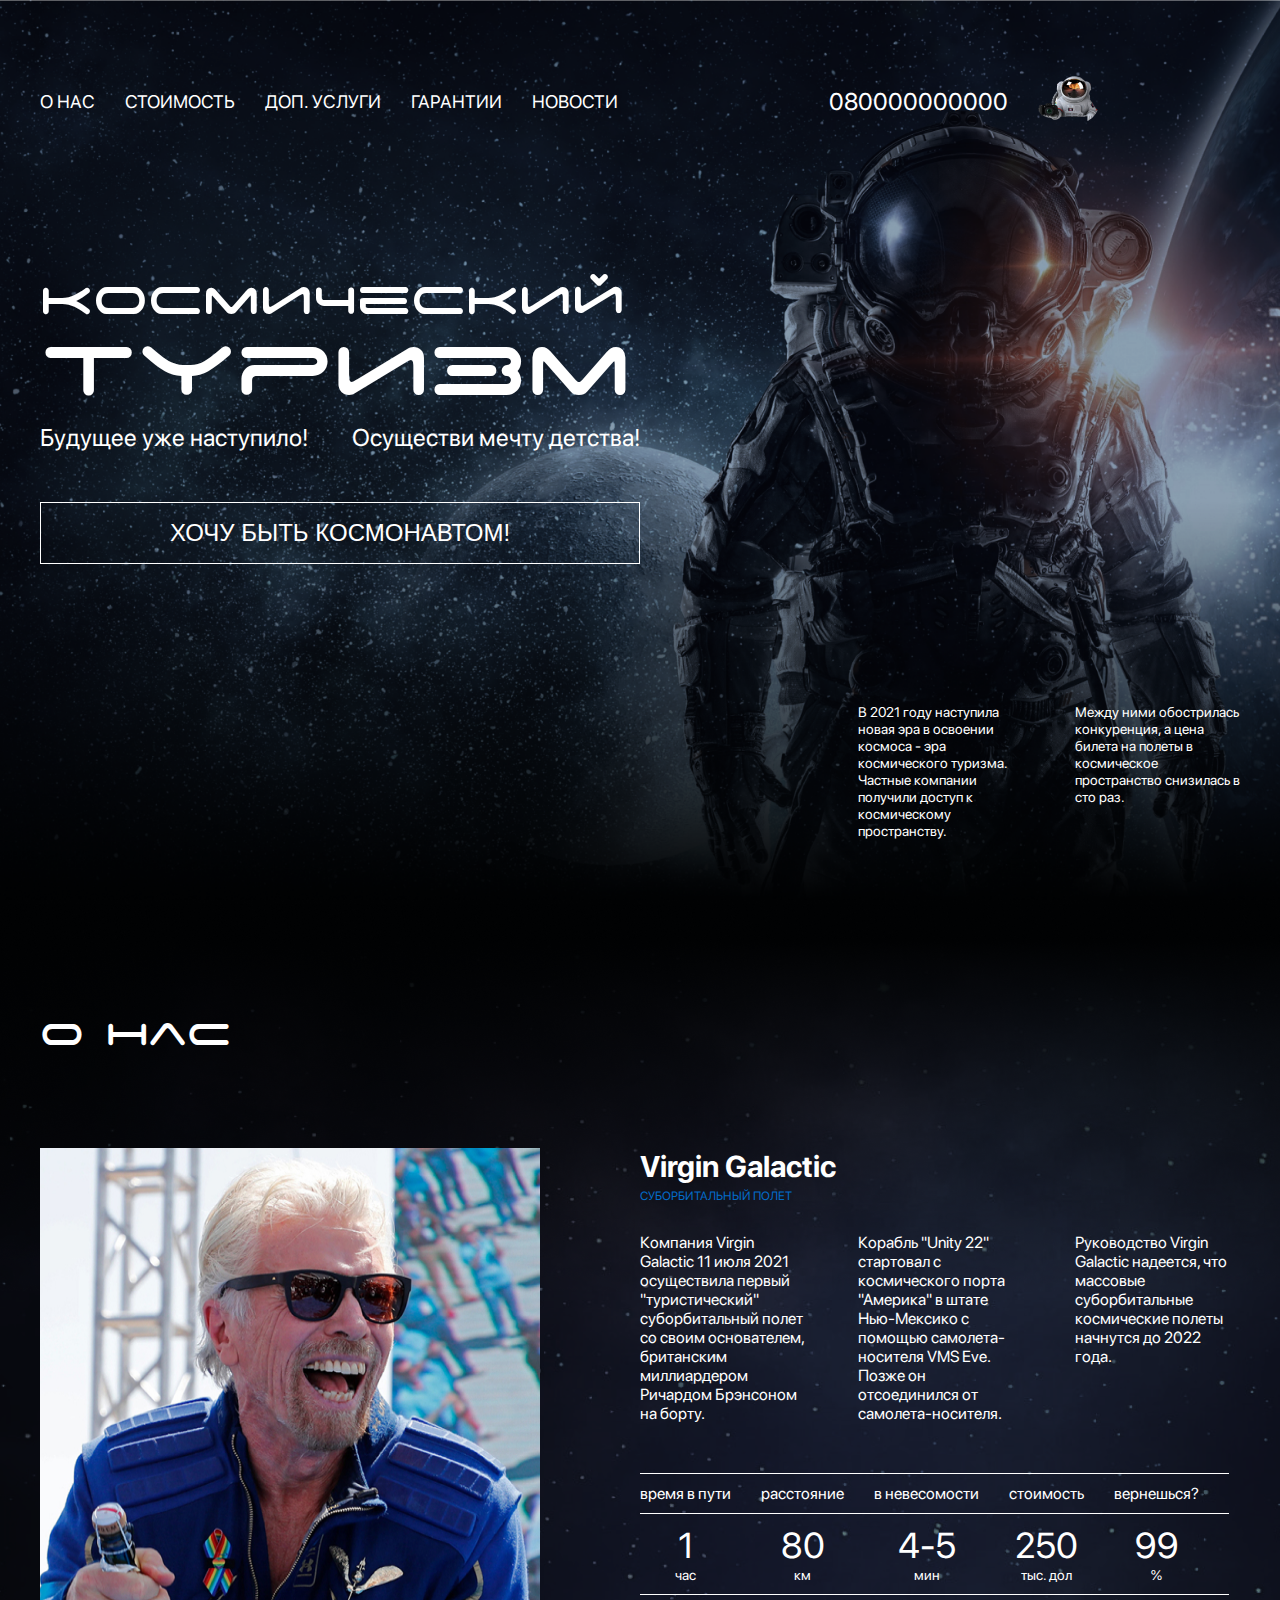
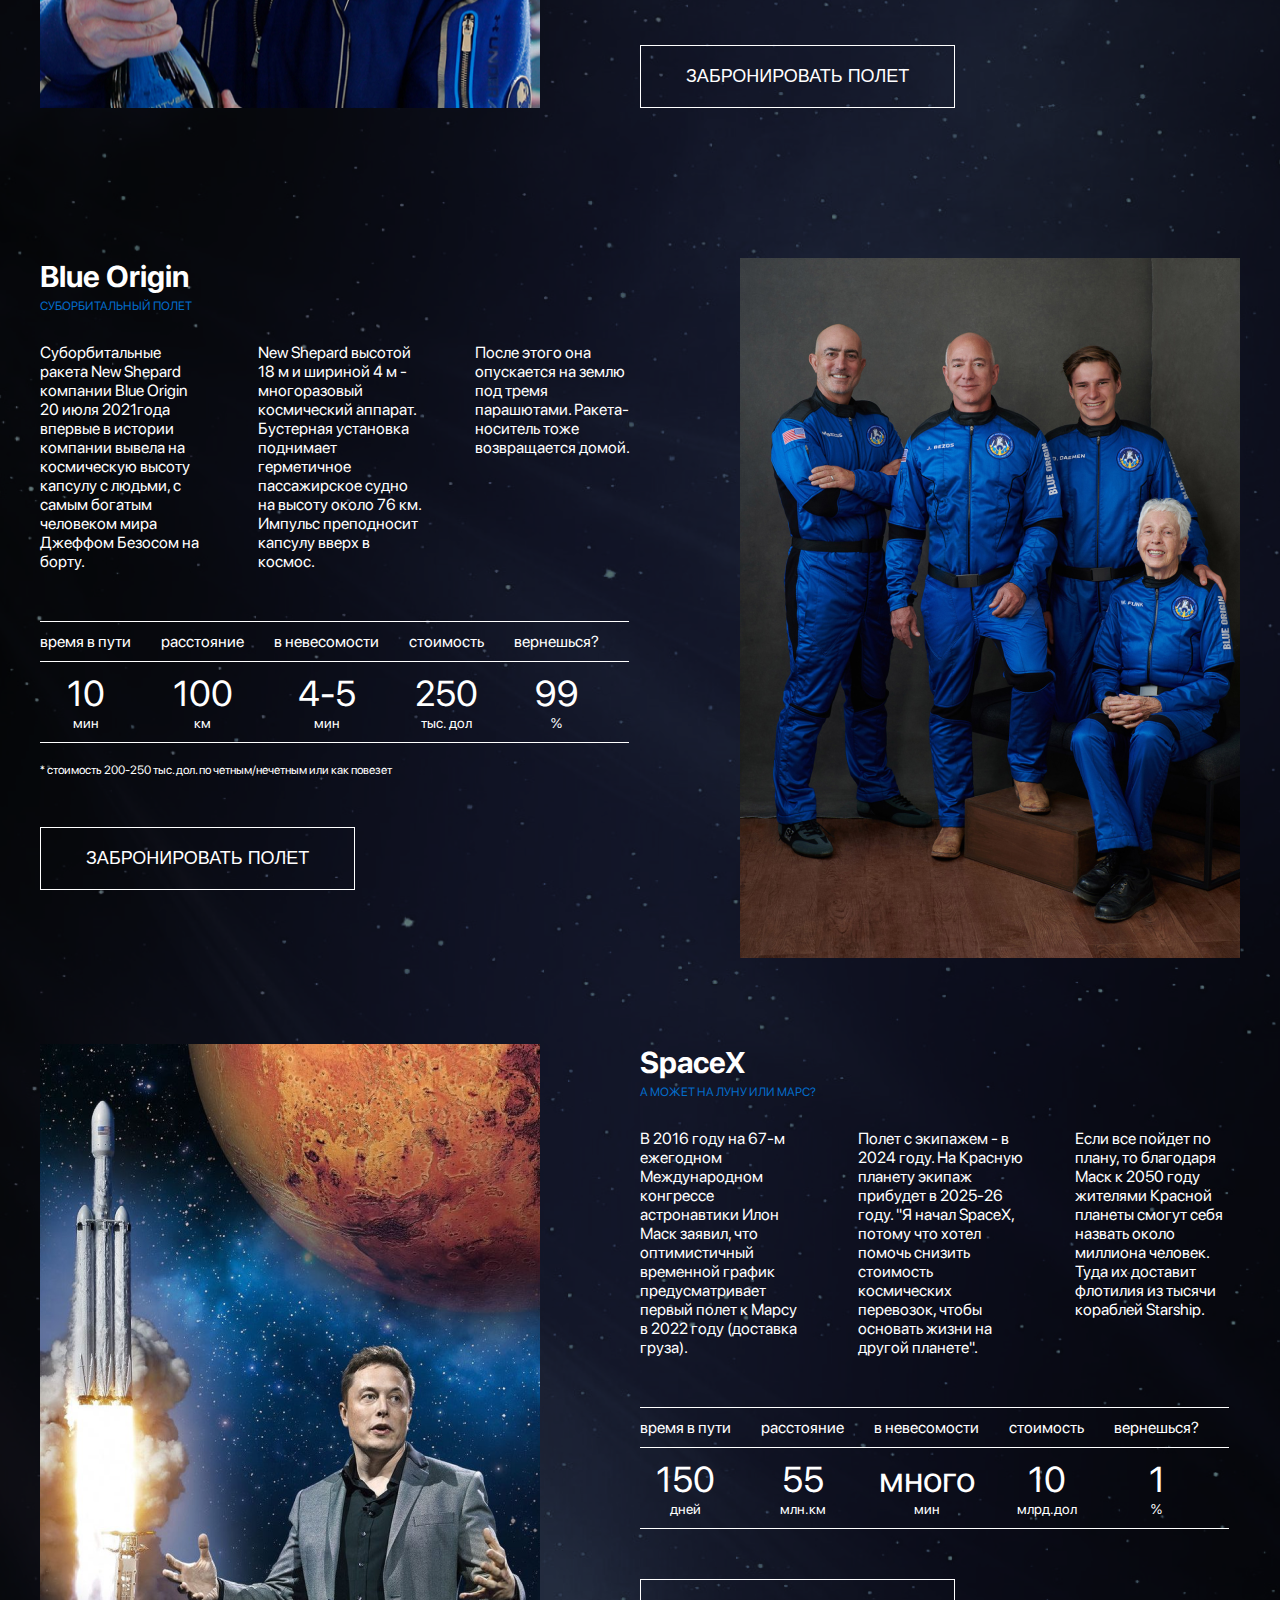
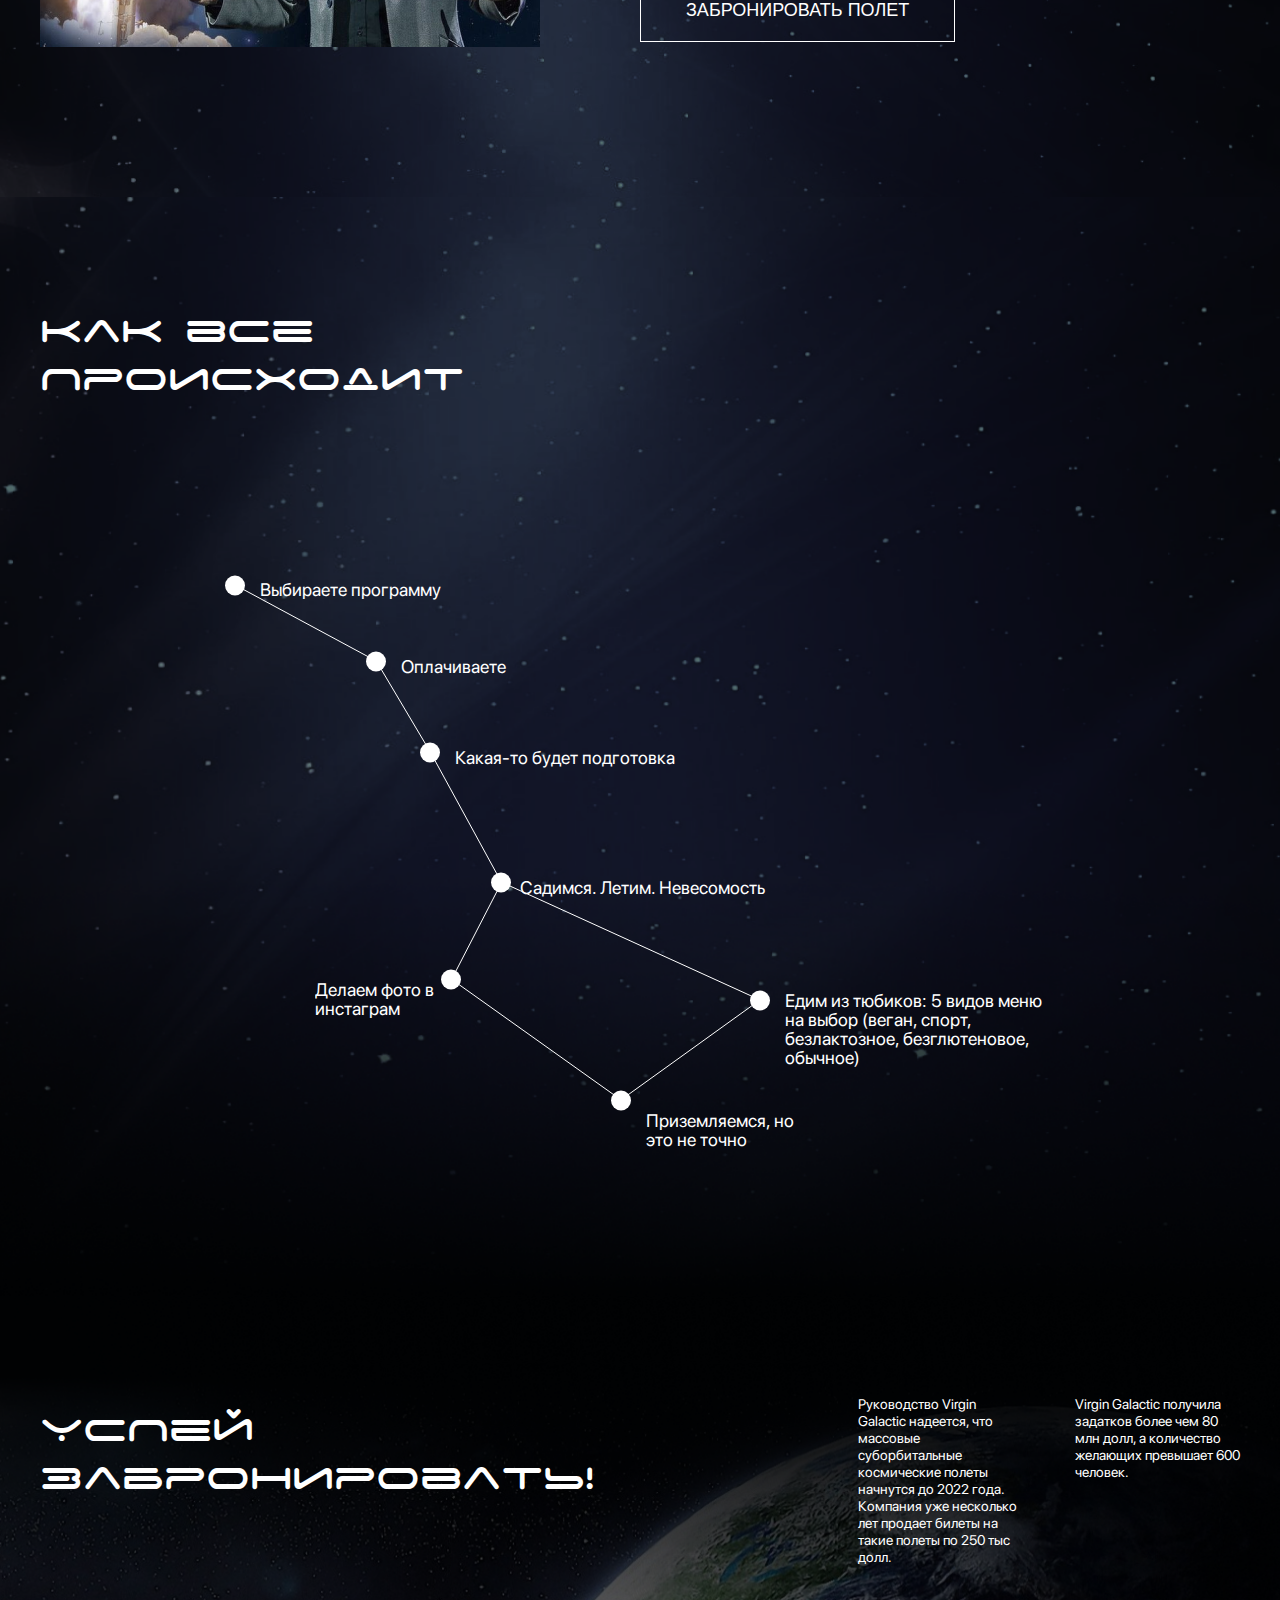
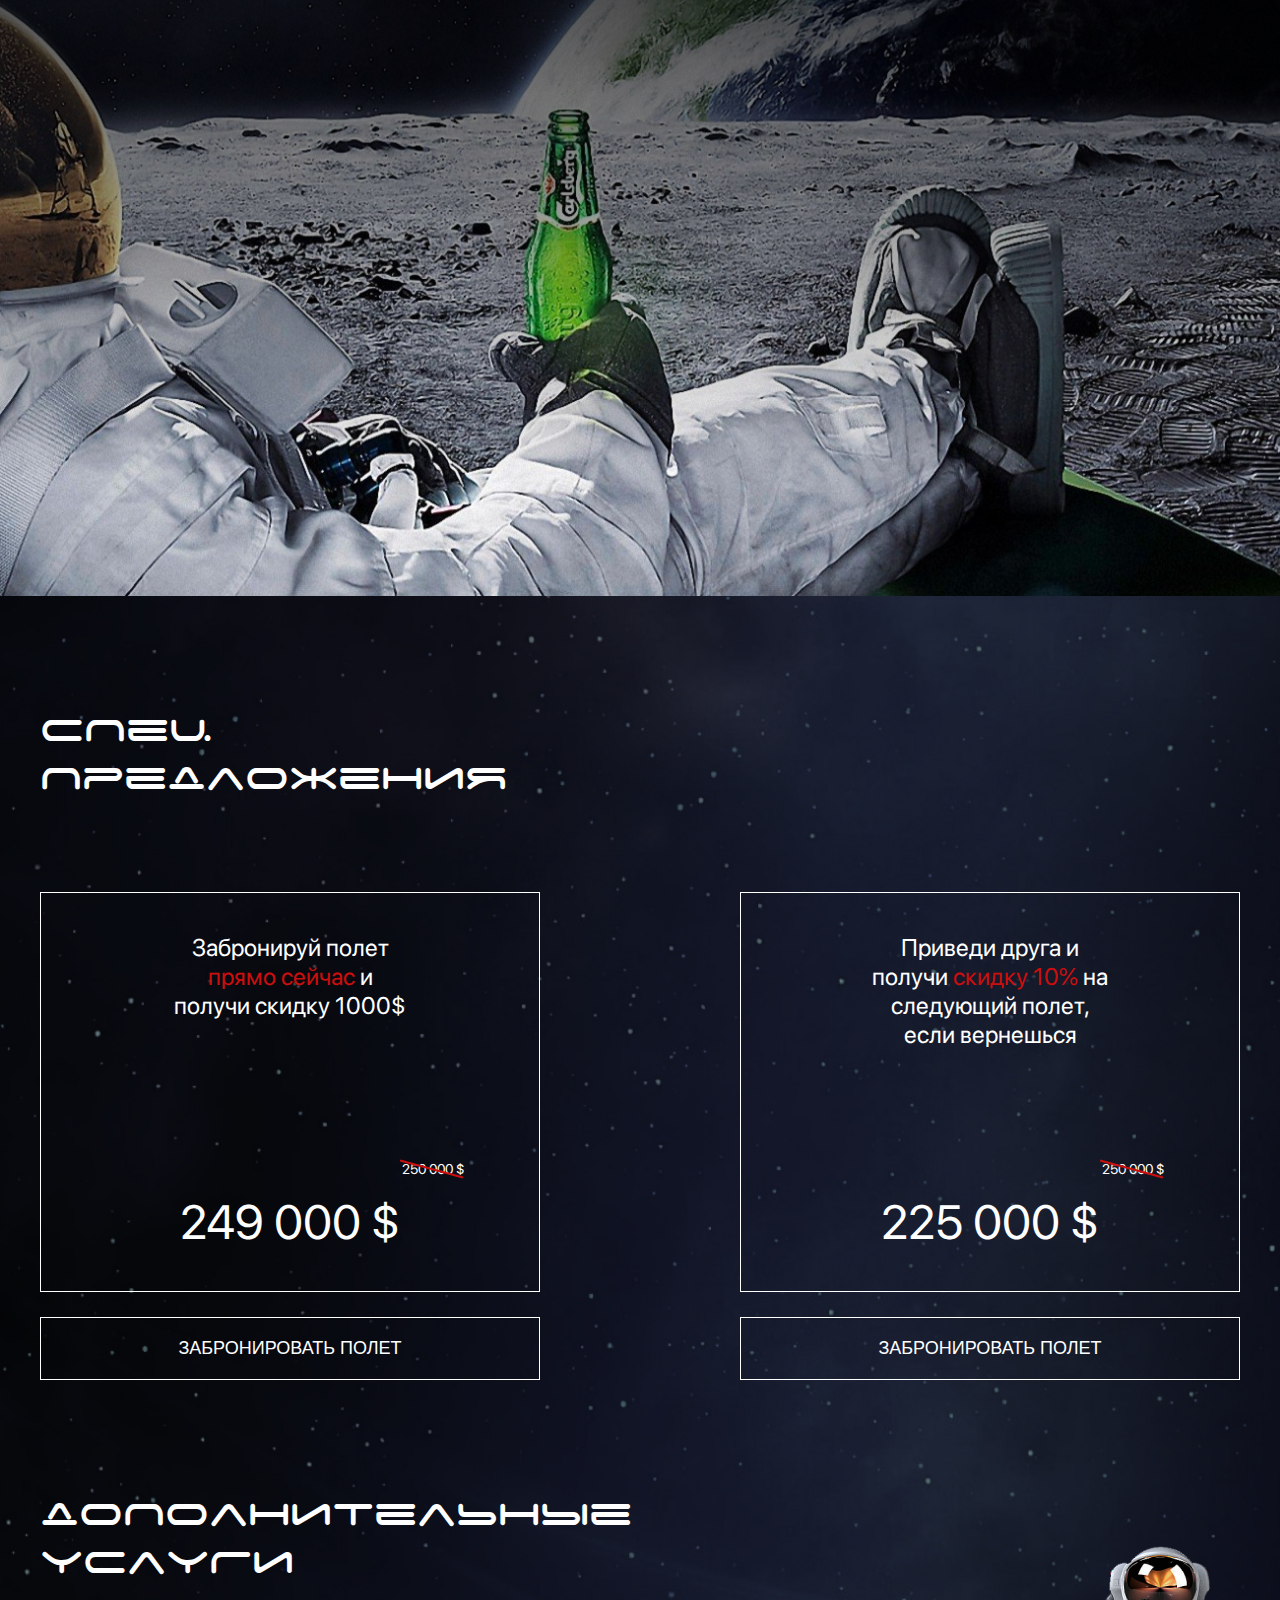
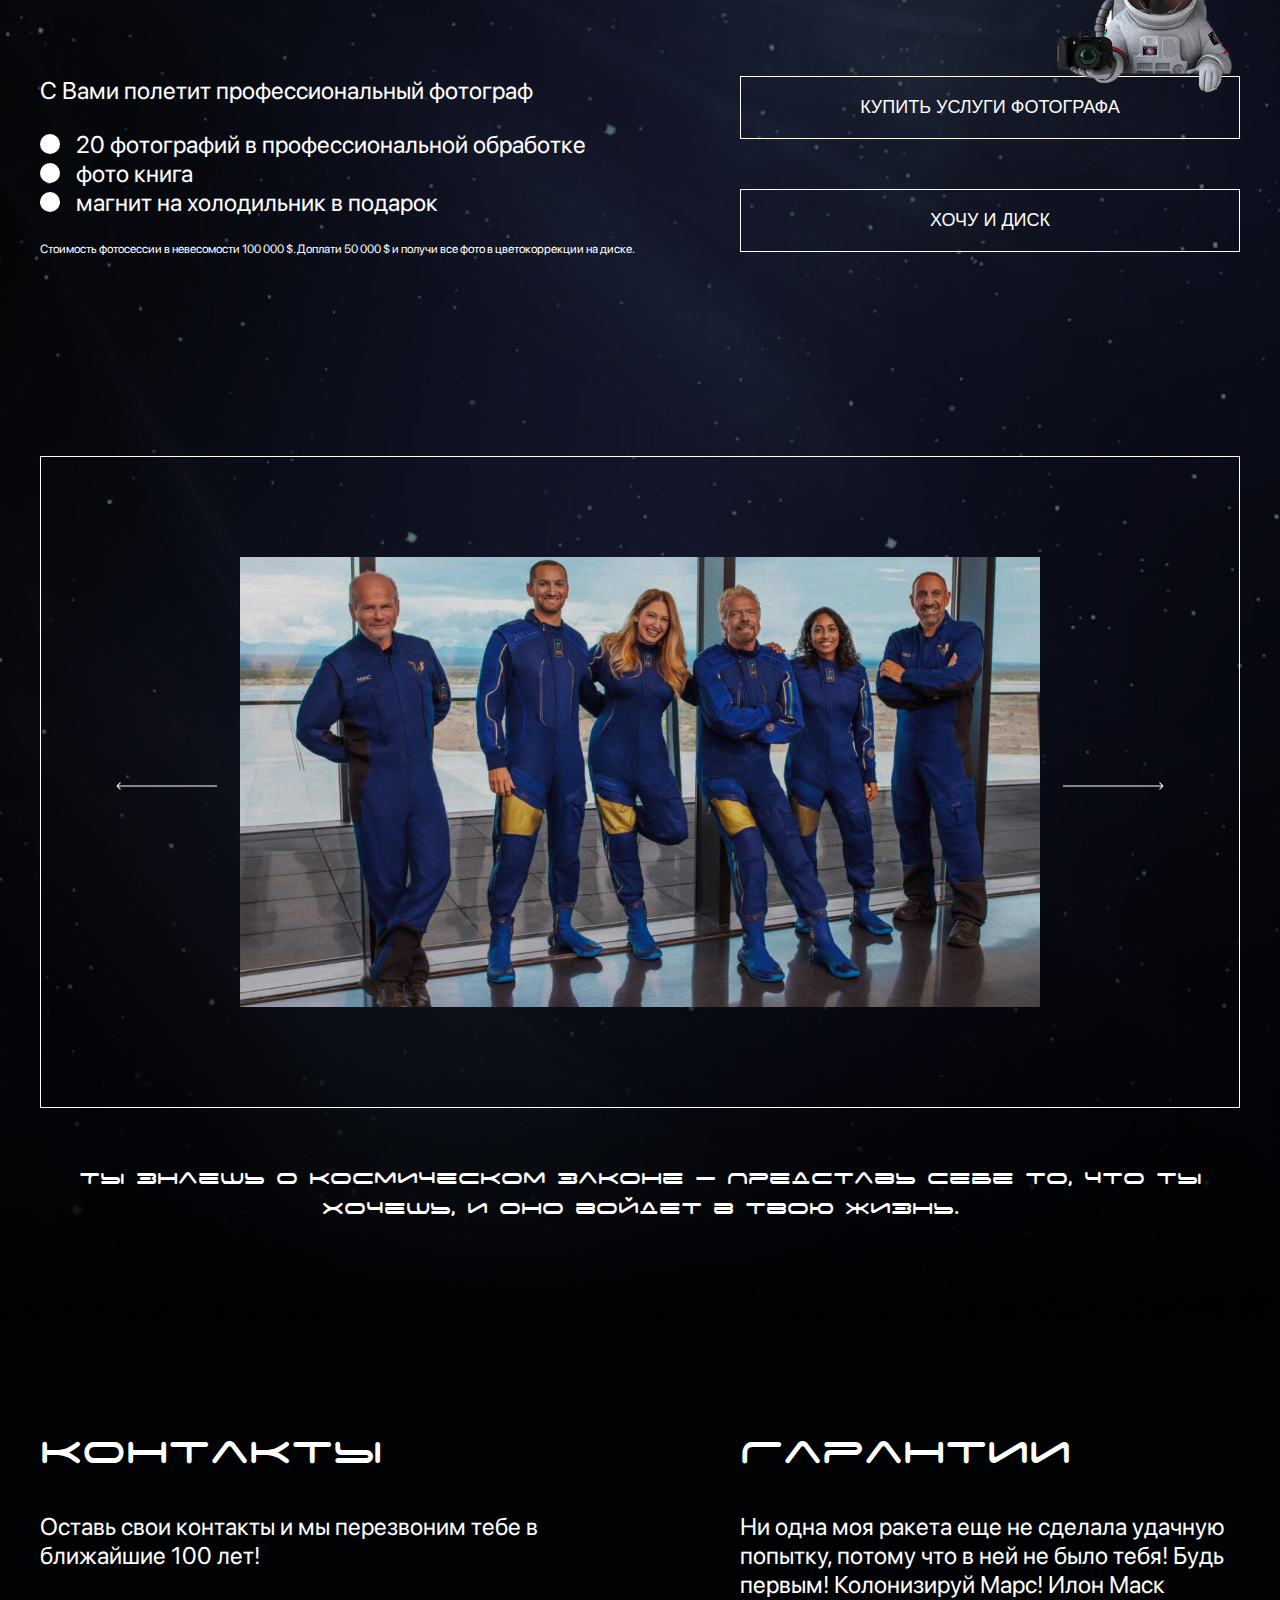
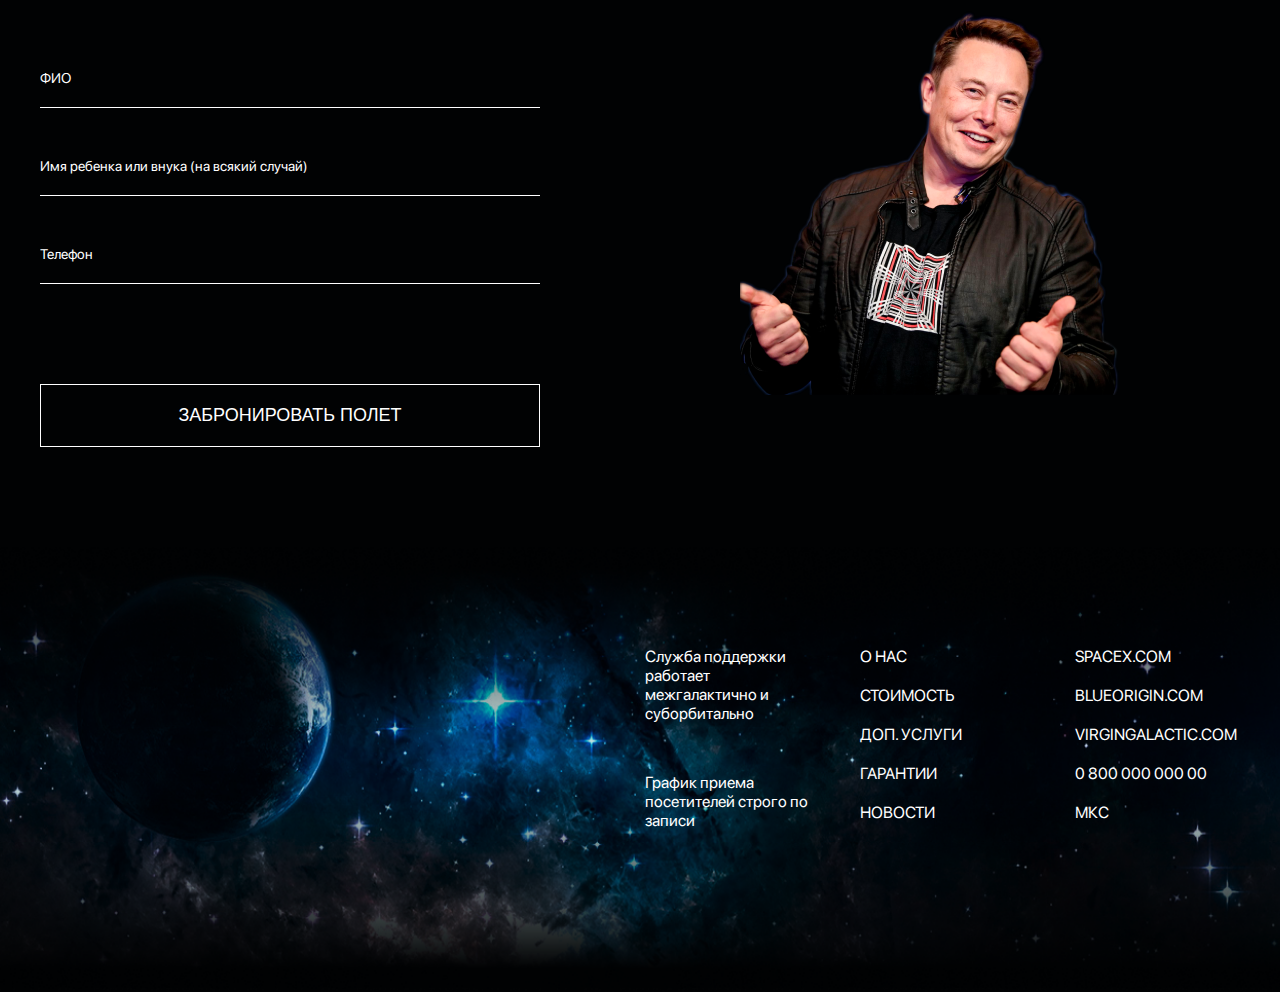
<file: index.html>
<!DOCTYPE html>
<html lang="en">
<head>
    <meta charset="UTF-8">
    <meta http-equiv="X-UA-Compatible" content="IE=edge">
    <meta name="viewport" content="width=device-width, initial-scale=1.0">
    <link rel="stylesheet" href="css/slick.css">
    <link rel="stylesheet" href="css/reset.css">
    <link rel="stylesheet" href="css/style.css">
    <title>Space</title>
</head>
<body>
    
    <header class="header">
        <div class="container">
            <div class="header__inner">
                <div class="header__top">
                    <nav class="menu">
                        <button class="menu-btn">
                            <span></span>
                        </button>
                        <ul class="menu__list">
                            <li class="menu__item"><a href="#" class="menu__link">О НАС</a></li>
                            <li class="menu__item"><a href="#" class="menu__link">СТОИМОСТЬ</a></li>
                            <li class="menu__item"><a href="#" class="menu__link">ДОП. УСЛУГИ</a></li>
                            <li class="menu__item"><a href="#" class="menu__link">ГАРАНТИИ</a></li>
                            <li class="menu__item"><a href="#" class="menu__link">НОВОСТИ</a></li>
                        </ul>
                    </nav>
                    <a href="tel:080000000000" class="phone">080000000000</a>
                    <button class="login">
                        <img src="img/header-login.png" alt="login img" class="login__img">
                    </button>
                </div>

                <div class="header__content">
                    <h1 class="header__title">
                        космический
                        <span>туризм</span>
                    </h1>
                    <div class="header__text">
                        <p>Будущее уже наступило!</p>
                        <p>Осуществи мечту детства!</p>
                    </div>
                     <button class="header__btn">
                        Хочу быть космонавтом!
                     </button>
                </div>

                <div class="header__description">
                    <p class="header__description-text">В 2021 году наступила новая эра в освоении космоса - эра космического туризма. Частные компании получили доступ к космическому пространству. </p>
                    <p class="header__description-text">Между ними обострилась конкуренция, а цена билета на полеты в космическое пространство снизилась в сто раз.</p>
                </div>
            </div>
        </div>
    </header>
   <main class="main">
        <section class="about">
            <div class="container">
                <h2 class="title">
                    О нас 
                </h2>

                <div class="about__item">
                    <img src="img/main_richard-branson-men-in-power_posta-magazine.jpg" alt="" class="about__img">
                

                    <div class="about__content">
                        <h3 class="about__content-title">Virgin Galactic</h3>
                        <h5 class="about__content-subtitle">суборбитальный полет</h5>
                    
                        <div class="about__content-text">
                            <p>
                                Компания Virgin Galactic 11 июля 2021 осуществила первый "туристический" суборбитальный полет со своим основателем, британским миллиардером Ричардом Брэнсоном на борту.
                            </p>
                            <p>
                                Корабль "Unity 22" стартовал с космического порта "Америка" в штате Нью-Мексико с помощью самолета-носителя VMS Eve. Позже он отсоединился от самолета-носителя.
                            </p>
                            <p>
                                Руководство Virgin Galactic надеется, что массовые суборбитальные космические полеты начнутся до 2022 года. 
                            </p>
                        </div>
                        <table class="about__table">
                            <tr class="about__table-tr">
                                <td class="about__table-td">время в пути</td>
                                <td class="about__table-td">расстояние</td>
                                <td class="about__table-td">в невесомости</td>
                                <td class="about__table-td">стоимость</td>
                                <td class="about__table-td">вернешься?</td>
                            </tr>
                            <tr class="about__table-tr">
                                <td aria-label="время в пути" class="about__table-td">
                                    1 <span>час</span>
                                </td>
                                <td aria-label="расстояние" class="about__table-td">
                                    80 <span>км</span>
                                </td>
                                <td aria-label="в невесомости" class="about__table-td">
                                    4-5 <span>мин</span>
                                </td>
                                <td aria-label="стоимость" class="about__table-td">
                                    250 <span>тыс. дол</span>
                                </td>
                                <td aria-label="вернешься?" class="about__table-td">
                                    99 <span>%</span>
                                </td>
                            </tr>
                        </table>
                         <button class="button">
                             ЗАБРОНИРОВАТЬ ПОЛЕТ
                         </button>
                    </div>
                </div>

                <div class="about__item">
                    <img src="img/bezos.png" alt="" class="about__img">

                    <div class="about__content">
                        <h3 class="about__content-title">Blue Origin</h3>
                        <h5 class="about__content-subtitle">суборбитальный полет</h5>
                    
                        <div class="about__content-text">
                            <p>
                                Суборбитальные ракета New Shepard компании Blue Origin 20 июля 2021года впервые в истории компании вывела на космическую высоту капсулу с людьми, с самым богатым человеком мира Джеффом  Безосом на борту.                            </p>
                            <p>
                                New Shepard высотой 18 м и шириной 4 м - многоразовый космический аппарат. Бустерная установка поднимает герметичное пассажирское судно на высоту около 76 км. Импульс преподносит капсулу вверх в космос.                             </p>
                            <p>
                                После этого она опускается на землю под тремя парашютами. Ракета-носитель тоже возвращается домой.                            </p>
                        </div>
                        <table class="about__table">
                            <caption class="about__table-caption">* стоимость 200-250 тыс. дол. по четным/нечетным или как повезет</caption>
                            <tr class="about__table-tr">
                                <td class="about__table-td">время в пути</td>
                                <td class="about__table-td">расстояние</td>
                                <td class="about__table-td">в невесомости</td>
                                <td class="about__table-td">стоимость</td>
                                <td class="about__table-td">вернешься?</td>
                            </tr>
                            <tr class="about__table-tr">
                                <td aria-label="время в пути" class="about__table-td">
                                    10 <span>мин</span>
                                </td>
                                <td aria-label="расстояние" class="about__table-td">
                                    100 <span>км</span>
                                </td>
                                <td aria-label="в невесомости" class="about__table-td">
                                    4-5 <span>мин</span>
                                </td>
                                <td aria-label="стоимость" class="about__table-td">
                                    250 <span>тыс. дол</span>
                                </td>
                                <td aria-label="вернешься?" class="about__table-td">
                                    99 <span>%</span>
                                </td>
                            </tr>
                        </table>
                         <button class="button">
                             ЗАБРОНИРОВАТЬ ПОЛЕТ
                         </button>
                    </div>
                </div>
          


                <div class="about__item">
                    <img src="img/mask.png" alt="" class="about__img">
                

                    <div class="about__content">
                        <h3 class="about__content-title">SpaceX</h3>
                        <h5 class="about__content-subtitle">А может на Луну или Марс?</h5>
                    
                        <div class="about__content-text">
                            <p>
                                В 2016 году на 67-м ежегодном Международном конгрессе астронавтики Илон Маск заявил, что оптимистичный временной график предусматривает первый полет к Марсу в 2022 году (доставка груза).                            </p>
                            <p>
                                Полет с экипажем - в 2024 году.
                                На Красную планету экипаж прибудет в 2025-26 году.
                                "Я начал SpaceX, потому что хотел помочь снизить стоимость космических перевозок, чтобы основать жизни на другой планете".                            </p>
                            <p>
                                Если все пойдет по плану, то благодаря Маск к 2050 году жителями Красной планеты смогут себя назвать около миллиона человек. Туда их доставит флотилия из тысячи кораблей Starship.                            </p>
                        </div>
                        <table class="about__table">
                            <tr class="about__table-tr">
                                <td class="about__table-td">время в пути</td>
                                <td class="about__table-td">расстояние</td>
                                <td class="about__table-td">в невесомости</td>
                                <td class="about__table-td">стоимость</td>
                                <td class="about__table-td">вернешься?</td>
                            </tr>
                            <tr class="about__table-tr">
                                <td aria-label="время в пути" class="about__table-td">
                                    150 <span>дней</span>
                                </td>
                                <td aria-label="расстояние" class="about__table-td">
                                    55 <span>млн.км</span>
                                </td>
                                <td aria-label="в невесомости" class="about__table-td">
                                    много <span>мин</span>
                                </td>
                                <td aria-label="стоимость" class="about__table-td">
                                    10 <span>млрд.дол</span>
                                </td>
                                <td aria-label="вернешься?" class="about__table-td">
                                     1 <span>%</span>
                                </td>
                            </tr>
                        </table>
                         <button class="button">
                             ЗАБРОНИРОВАТЬ ПОЛЕТ
                         </button>
                    </div>
                </div>
            </div>
        </section>
        <section class="how-to">
            <div class="container">
                <h2 class="title">
                    Как все <br> происходит
                </h2>
                <div class="how-to__box">
                    <svg width="850" height="700" viewBox="0 0 850 555" fill="none" xmlns="http://www.w3.org/2000/svg">
                        <line x1="20.2474" y1="19.56552" x2="161.247" y2="95.5655" stroke="white"/>
                        <line x1="161.43" y1="95.7448" x2="215.43" y2="186.745" stroke="white"/>
                        <line x1="215.439" y1="186.76" x2="286.439" y2="316.76" stroke="white"/>
                        <line x1="286.444" y1="317.229" x2="236.444" y2="414.229" stroke="white"/>
                        <line x1="286.207" y1="316.545" x2="545.207" y2="434.545" stroke="white"/>
                        <line x1="236.29" y1="413.593" x2="406.29" y2="534.593" stroke="white"/>
                        <line x1="405.708" y1="534.594" x2="544.708" y2="434.594" stroke="white"/>
                        <g>
                        <circle cx="20" cy="20" r="10" fill="white"/>
                        <text x="45" y="30" fill="white">Выбираете программу</text>
                        </g>
                        <g>
                        <circle cx="161" cy="96" r="10" fill="white"/>
                        <text x="186" y="107" fill="white">Оплачиваете</text>
                        </g>
                        <g>
                        <circle cx="215" cy="187" r="10" fill="white"/>
                        <text x="240" y="198" fill="white">Какая-то будет подготовка</text>
                        </g>
                        <g> 
                        <circle cx="286" cy="317" r="10" fill="white"/>
                        <text x="305" y="328" fill="white">Садимся. Летим. Невесомость</text>
                        </g>
                        <g>
                            <circle cx="236" cy="414" r="10" fill="white"/>
                            <foreignObject x="100" y="414" width="120" height="80">
                                <p>
                                    Делаем фото в инстаграм
                                </p>
                            </foreignObject>
                        </g>
                        <g>
                            <circle cx="406" cy="535" r="10" fill="white"/>
                            <foreignObject x="431" y="545" width="154" height="70">
                                <p>
                                    Приземляемся, но это не точно
                                </p>
                            </foreignObject>
                        </g>
                        <g> 
                            <circle cx="545" cy="435" r="10" fill="white"/>
                            <foreignObject x="570" y="425" width="273" height="100">
                                <p>
                                    Едим из тюбиков: 5 видов меню на выбор (веган, спорт, безлактозное, безглютеновое, обычное)
                                </p>
                            </foreignObject>
                        </g>
                        </svg>
                        <ol class="how-to__box-list">
                            
                            <li class="how-to__box-item">Выбираете программу</li>
                            <li class="how-to__box-item">Оплачиваете</li>
                            <li class="how-to__box-item">Какая-то будет подготовка</li>
                            <li class="how-to__box-item">Садимся. Летим. Невесомость</li>
                            <li class="how-to__box-item">Делаем фото в инстаграм</li>
                            <li class="how-to__box-item">
                                Приземляемся, но это не точно
                            </li>
                            <li class="how-to__box-item">Едим из тюбиков: 5 видов меню на выбор (веган, спорт, безлактозное, безглютеновое, обычное)</li>
                        </ol>
                </div>
            </div>
        </section>
        <section class="to-book">
            <div class="container">
                <div class="to-book__inner">
                    <h2 class="title to-book__title">Успей <br> забронировать!</h2>
                        <p class="to-book__text">
                            Руководство Virgin Galactic надеется, что массовые суборбитальные космические полеты начнутся до 2022 года. Компания уже несколько лет продает билеты на такие полеты по 250 тыс долл.
                        </p>
                        <p class="to-book__text">
                            Virgin Galactic получила задатков более чем 80 млн долл, а количество желающих превышает 600 человек.
                        </p>
                </div>
            </div>
        </section>

        <section class="invo">
            <div class="special_offer">
                <div class="container">
                    <h2 class="title">
                        Спец <br>
                        предложения
                    </h2>
                    <div class="special-offer__inner">
                        <div class="special-offer__item">
                            <div class="special-offer__item-box">
                                <p class="special-offer__item-text">
                                    Забронируй полет 
                                        <span>прямо сейчас </span> 
                                        и получи скидку 
                                        1000$
                                </p>
                                <div class="special-offer__price">
                                    <p class="special-offer__old-price">250 000 $</p>
                                    <p class="special-offer__new-price">249 000 $</p>
                                </div>
                            </div>  
                            <button class="button special-offer__btn">ЗАБРОНИРОВАТЬ ПОЛЕТ</button>  
                        </div>
                        <div class="special-offer__item">
                            <div class="special-offer__item-box">
                                <p class="special-offer__item-text">
                                        Приведи друга и получи <span>скидку 10% </span> 
                                        на следующий полет, если вернешься
                                </p>
                                <div class="special-offer__price">
                                    <p class="special-offer__old-price">250 000 $</p>
                                    <p class="special-offer__new-price">225 000 $</p>
                                </div>
                            </div>  
                            <button class="button special-offer__btn">ЗАБРОНИРОВАТЬ ПОЛЕТ</button>  
                        </div>
                    </div>
                </div>
            </div>
            <div class="services">
                <div class="container">
                    <h2 class="title services__title">
                        Дополнительные <br> услуги
                    </h2>
                    <div class="services__inner">
                        <div class="services__box-list">
                            <p class="services__list-title">
                                С Вами полетит профессиональный фотограф
                            </p>
                            <ul class="services__list">
                                <li class="services__list-item">
                                    20 фотографий в профессиональной обработке
                                </li>
                                <li class="services__list-item">
                                    фото книга
                                </li>
                                <li class="services__list-item">
                                    магнит на холодильник в подарок
                                </li>
                            </ul>
                            <p class="services__description">
                                Стоимость фотосессии в невесомости 100 000 $.  Доплати 50 000 $ и получи все фото в цветокоррекции на диске.
                            </p>
                        </div>
                        <div class="services__buttons">
                            <button class="button services__btn services__btn--first">КУПИТЬ УСЛУГИ ФОТОГРАФА</button>
                            <button class="button services__btn">ХОЧУ И ДИСК</button>
                        </div>
                    </div>
                </div>
            </div>
            <div class="sliedr">
                <div class="container">
                    <div class="slider__inner">
                        <div class="slider__box">
                            <div class="slider__box-item">
                                <img src="img/slider-img.jpg" alt="" class="slider__box-img">
                            </div>
                            <div class="slider__box-item">
                                <img src="img/slider-img.jpg" alt="" class="slider__box-img">
                            </div>
                            <div class="slider__box-item">
                                <img src="img/slider-img.jpg" alt="" class="slider__box-img">
                            </div>
                        </div>
                    </div>
                    <p class="slider__description">
                        Ты знаешь о Космическом законе – представь себе то, что ты хочешь, и оно войдет в твою жизнь.
                    </p>
                </div>
            </div>
        </section>

        
        <section class="contacts">
            <div class="container">
                <div class="contacts__inner">
                    <div class="contacts__box">
                        <h2 class="title contacts__title">Контакты</h2>
                        <p class="contacts__box-text">Оставь свои контакты и мы перезвоним тебе в ближайшие 100 лет!</p>
                        <form action="" class="contacts__form">
                            <input class="contacts__form-input" placeholder="ФИО" type="text">
                            <input class="contacts__form-input" placeholder="Имя ребенка или внука (на всякий случай)" type="text">
                            <input class="contacts__form-input" placeholder="Телефон" type="tel">
                            <button class="button contacts__btn" type="submit">ЗАБРОНИРОВАТЬ ПОЛЕТ</button>
                        </form>
                    </div>
                    <div class="contacts__gurantees">
                        <h2 class="title contacts__title">Гарантии</h2>
                        <p class="contacts__guarantees-text">
                            Ни одна моя ракета еще не сделала удачную попытку, потому что в ней не было тебя!
                            Будь первым! Колонизируй Марс!
                            Илон Маск
                        </p>
                        <img class="contacts__guarantees-img" src="img/mask2.png" alt="">
                    </div>
                </div>
            </div>
        </section>

        
        
    </main>

    <footer class="footer">
        <div class="container">
            <div class="footer__inner">
                <div class="footer__text">
                    <p>Служба поддержки работает межгалактично и суборбитально</p>
                    <p>График приема посетителей строго по записи</p>
                </div>
                <ul class="footer__menu">
                    <li class="footer__menu-item"><a href="#" class="footer__menu-link">О НАС</a></li>
                    <li class="footer__menu-item"><a href="#" class="footer__menu-link">СТОИМОСТЬ</a></li>
                    <li class="footer__menu-item"><a href="#" class="footer__menu-link">ДОП. УСЛУГИ</a></li>
                    <li class="footer__menu-item"><a href="#" class="footer__menu-link">ГАРАНТИИ</a></li>
                    <li class="footer__menu-item"><a href="#" class="footer__menu-link">НОВОСТИ</a></li>
                </ul>
                <ul class="footer__links">
                    <li class="footer__links-item"><a href="#" class="footer__links-link">spacex.com</a></li>
                    <li class="footer__links-item"><a href="#" class="footer__links-link">blueorigin.com</a></li>
                    <li class="footer__links-item"><a href="#" class="footer__links-link">virgingalactic.com</a></li>
                    <li class="footer__links-item"><a href="#" class="footer__links-link">0 800 000 000 00</a></li>
                    <li class="footer__links-item"><a href="#" class="footer__links-link">МКС</a></li>
                </ul>
            </div>
        </div>
    </footer>

    <script src="https://ajax.googleapis.com/ajax/libs/jquery/3.4.1/jquery.min.js"></script>
    <script src="js/slick.min.js"></script>
    <script src="js/jquery.fancybox.min.js"></script>
    <script src="js/main.js"></script>
</body>
</html>
</file>
<file: css/style.css>
@charset "UTF-8";
/* line 1, D:/проекты/2022/Космический туризм/css/style.scss */
*, *::after, *::before {
		-webkit-box-sizing: border-box;
		        box-sizing: border-box; }

@font-face {
		font-family: 'sf-pro-display';
		src: url("../fonts/SF-Pro-Display-Regular.woff2") format("woff2"), url("../fonts/SF-Pro-Display-Regular.woff") format("woff");
		font-style: normal;
		font-weight: normal;
		font-display: swap; }

@font-face {
		font-family: 'sf-pro-display';
		src: url("../fonts/SF-Pro-Display-Bold.woff2") format("woff2"), url("../fonts/SF-Pro-Display-Bold.woff") format("woff");
		font-style: normal;
		font-weight: bold;
		font-display: swap; }

@font-face {
		font-family: 'spaceagecyrillic';
		src: url("../fonts/spaceagecyrillic-regular.woff") format("woff2"), url("../fonts/spaceagecyrillic-regular.woff") format("woff");
		font-style: normal;
		font-weight: bold;
		font-display: swap; }

/* line 32, D:/проекты/2022/Космический туризм/css/style.scss */
body {
		font-family: 'sf-pro-display';
		font-size: 16px;
		line-height: 19px;
		font-weight: normal;
		color: #fff; }

/* line 40, D:/проекты/2022/Космический туризм/css/style.scss */
button {
		border: none;
		background: transparent;
		cursor: pointer;
		color: inherit; }

/* line 47, D:/проекты/2022/Космический туризм/css/style.scss */
a {
		color: inherit;
		text-decoration: none; }

/* line 52, D:/проекты/2022/Космический туризм/css/style.scss */
.container {
		max-width: 1220px;
		margin: 0 auto;
		padding: 0 10px; }

/* line 58, D:/проекты/2022/Космический туризм/css/style.scss */
.title {
		font-family: 'spaceagecyrillic';
		padding: 100px 0;
		font-size: 48px;
		line-height: 48px;
		font-weight: 400; }

/* line 66, D:/проекты/2022/Космический туризм/css/style.scss */
.header {
		background-image: url(../img/header-bg.png);
		background-position: center;
		background-repeat: no-repeat;
		background-size: cover; }

/* line 73, D:/проекты/2022/Космический туризм/css/style.scss */
.header__inner {
		display: -webkit-box;
		display: -ms-flexbox;
		display: flex;
		-webkit-box-orient: vertical;
		-webkit-box-direction: normal;
		    -ms-flex-direction: column;
		        flex-direction: column;
		-webkit-box-pack: justify;
		    -ms-flex-pack: justify;
		        justify-content: space-between;
		min-height: 100vh; }

/* line 80, D:/проекты/2022/Космический туризм/css/style.scss */
.header__top {
		display: -webkit-box;
		display: -ms-flexbox;
		display: flex;
		-webkit-box-pack: justify;
		    -ms-flex-pack: justify;
		        justify-content: space-between;
		-webkit-box-align: center;
		    -ms-flex-align: center;
		        align-items: center;
		padding: 75px 0 30px; }

/* line 87, D:/проекты/2022/Космический туризм/css/style.scss */
.menu__list {
		display: -webkit-box;
		display: -ms-flexbox;
		display: flex; }

/* line 91, D:/проекты/2022/Космический туризм/css/style.scss */
.menu__item {
		margin-right: 30px; }

/* line 95, D:/проекты/2022/Космический туризм/css/style.scss */
.menu__link {
		text-transform: uppercase;
		font-size: 18px;
		line-height: 18px;
		line-height: 21px;
		-webkit-transition: color .3s linear;
		transition: color .3s linear; }

/* line 104, D:/проекты/2022/Космический туризм/css/style.scss */
.menu__link:hover {
		color: #CB0E0E; }

/* line 108, D:/проекты/2022/Космический туризм/css/style.scss */
.phone {
		font-size: 24px;
		line-height: 29px;
		margin-left: auto; }

/* line 114, D:/проекты/2022/Космический туризм/css/style.scss */
.login {
		margin-right: 134px;
		margin-left: 22px; }

/* line 119, D:/проекты/2022/Космический туризм/css/style.scss */
.header__content {
		max-width: 600px; }

/* line 123, D:/проекты/2022/Космический туризм/css/style.scss */
.header__title {
		font-family: 'spaceagecyrillic';
		font-size: 60px;
		line-height: 60px;
		font-weight: 400;
		margin-bottom: 20px; }

/* line 131, D:/проекты/2022/Космический туризм/css/style.scss */
.header__title span {
		font-size: 110px; }

/* line 135, D:/проекты/2022/Космический туризм/css/style.scss */
.header__text {
		font-size: 24px;
		line-height: 29px;
		display: -webkit-box;
		display: -ms-flexbox;
		display: flex;
		-webkit-box-pack: justify;
		    -ms-flex-pack: justify;
		        justify-content: space-between;
		-ms-flex-wrap: wrap;
		    flex-wrap: wrap;
		margin-bottom: 50px; }

/* line 143, D:/проекты/2022/Космический туризм/css/style.scss */
.header__btn {
		font-size: 24px;
		line-height: 29px;
		text-transform: uppercase;
		text-align: center;
		border: 1px solid #fff;
		width: 100%;
		padding: 15px 10px 16px; }

/* line 153, D:/проекты/2022/Космический туризм/css/style.scss */
.header__description {
		display: -webkit-box;
		display: -ms-flexbox;
		display: flex;
		-webkit-box-pack: end;
		    -ms-flex-pack: end;
		        justify-content: flex-end;
		margin-top: 40px;
		margin-bottom: 5%; }

/* line 160, D:/проекты/2022/Космический туризм/css/style.scss */
.header__description-text {
		width: 165px;
		font-size: 14px;
		line-height: 17px; }

/* line 166, D:/проекты/2022/Космический туризм/css/style.scss */
.header__description-text + .header__description-text {
		margin-left: 52px; }

/* line 170, D:/проекты/2022/Космический туризм/css/style.scss */
.about {
		background: url(../img/about-bg.jpg);
		width: 100%;
		background-repeat: no-repeat;
		background-position: center;
		background-size: cover; }

/* line 178, D:/проекты/2022/Космический туризм/css/style.scss */
.about__item {
		display: -webkit-box;
		display: -ms-flexbox;
		display: flex;
		-webkit-box-pack: justify;
		    -ms-flex-pack: justify;
		        justify-content: space-between;
		-ms-flex-wrap: wrap;
		    flex-wrap: wrap;
		padding-bottom: 150px; }

/* line 186, D:/проекты/2022/Космический туризм/css/style.scss */
.about__item:nth-child(3) {
		padding-bottom: 86px; }

/* line 190, D:/проекты/2022/Космический туризм/css/style.scss */
.about__item:nth-child(odd) {
		-webkit-box-orient: horizontal;
		-webkit-box-direction: reverse;
		    -ms-flex-direction: row-reverse;
		        flex-direction: row-reverse; }

/* line 193, D:/проекты/2022/Космический туризм/css/style.scss */
.about__img {
		max-width: 100%; }

/* line 196, D:/проекты/2022/Космический туризм/css/style.scss */
.about__content {
		width: 600px; }

/* line 199, D:/проекты/2022/Космический туризм/css/style.scss */
.about__content-title {
		font-size: 30px;
		line-height: 36px;
		font-weight: 700;
		margin-bottom: 5px; }

/* line 205, D:/проекты/2022/Космический туризм/css/style.scss */
.about__content-subtitle {
		font-size: 12px;
		line-height: 14px;
		font-weight: 400;
		color: #036cca;
		margin-bottom: 30px;
		text-transform: uppercase; }

/* line 213, D:/проекты/2022/Космический туризм/css/style.scss */
.about__content-text {
		display: -webkit-box;
		display: -ms-flexbox;
		display: flex;
		-webkit-box-pack: justify;
		    -ms-flex-pack: justify;
		        justify-content: space-between;
		margin-bottom: 50px; }

/* line 219, D:/проекты/2022/Космический туризм/css/style.scss */
.about__content-text p {
		width: 165px; }

/* line 223, D:/проекты/2022/Космический туризм/css/style.scss */
.about__table {
		margin-bottom: 50px; }

/* line 226, D:/проекты/2022/Космический туризм/css/style.scss */
.about__table-caption {
		caption-side: bottom;
		text-align: left;
		margin-top: 20px;
		font-size: 12px;
		line-height: 14px; }

/* line 234, D:/проекты/2022/Космический туризм/css/style.scss */
.about__table-tr {
		border: 1px solid #fff;
		border-left: none;
		border-right: none; }

/* line 240, D:/проекты/2022/Космический туризм/css/style.scss */
.about__table-tr + .about__table-tr {
		font-size: 36px;
		line-height: 43px;
		font-size: bold;
		text-align: center; }

/* line 247, D:/проекты/2022/Космический туризм/css/style.scss */
.about__table-td {
		padding: 10px 30px 10px 0; }

/* line 251, D:/проекты/2022/Космический туризм/css/style.scss */
.about__table-td span {
		font-size: 14px;
		line-height: 17px;
		display: block; }

/* line 257, D:/проекты/2022/Космический туризм/css/style.scss */
.button {
		text-transform: uppercase;
		border: 1px solid #fff;
		font-size: 18px;
		line-height: 21px;
		padding: 20px 45px; }

/* line 265, D:/проекты/2022/Космический туризм/css/style.scss */
.how-to {
		background-image: url(../img/howto-bg.jpg);
		background-repeat: no-repeat;
		background-position: center;
		background-size: cover;
		padding-bottom: 100px;
		width: 100%; }

/* line 274, D:/проекты/2022/Космический туризм/css/style.scss */
.how-to__box {
		text-align: center;
		cursor: pointer;
		overflow: visible;
		font-size: 18px; }

/* line 281, D:/проекты/2022/Космический туризм/css/style.scss */
.how-to__box circle, .how-to__box text, foreignObject {
		-webkit-transition: all 0.5s linear;
		transition: all 0.5s linear; }

/* line 285, D:/проекты/2022/Космический туризм/css/style.scss */
.how-to__box g:hover circle {
		r: 20px;
		fill: #036cca; }

/* line 290, D:/проекты/2022/Космический туризм/css/style.scss */
.how-to__box g:hover text {
		font-size: 36px;
		fill: #036cca; }

/* line 295, D:/проекты/2022/Космический туризм/css/style.scss */
.how-to__box g:hover foreignObject {
		font-size: 22px;
		color: #036cca; }

/* line 300, D:/проекты/2022/Космический туризм/css/style.scss */
foreignObject {
		text-align: left; }

/* line 304, D:/проекты/2022/Космический туризм/css/style.scss */
.to-book {
		background-image: url(../img/to-book-bg.png);
		background-repeat: no-repeat;
		background-size: cover;
		background-position: top center;
		height: 100vh; }

/* line 312, D:/проекты/2022/Космический туризм/css/style.scss */
.to-book__inner {
		display: -webkit-box;
		display: -ms-flexbox;
		display: flex;
		-webkit-box-pack: justify;
		    -ms-flex-pack: justify;
		        justify-content: space-between; }

/* line 317, D:/проекты/2022/Космический туризм/css/style.scss */
.to-book__text {
		width: 165px;
		font-size: 14px;
		line-height: 17px;
		margin-top: 100px;
		margin-left: auto;
		margin-right: 52px; }

/* line 326, D:/проекты/2022/Космический туризм/css/style.scss */
.to-book__text + .to-book__text {
		margin-right: 0;
		margin-left: 0; }

/* line 332, D:/проекты/2022/Космический туризм/css/style.scss */
.invo {
		background-image: url(../img/info-bg.jpg);
		background-position: top center;
		background-repeat: no-repeat;
		background-size: cover;
		padding-bottom: 100px; }

/* line 345, D:/проекты/2022/Космический туризм/css/style.scss */
.special-offer__inner {
		display: -webkit-box;
		display: -ms-flexbox;
		display: flex;
		-webkit-box-pack: justify;
		    -ms-flex-pack: justify;
		        justify-content: space-between; }

/* line 349, D:/проекты/2022/Космический туризм/css/style.scss */
.special-offer__item {
		width: 500px; }

/* line 353, D:/проекты/2022/Космический туризм/css/style.scss */
.special-offer__item-box {
		min-height: 400px;
		display: -webkit-box;
		display: -ms-flexbox;
		display: flex;
		-webkit-box-orient: vertical;
		-webkit-box-direction: normal;
		    -ms-flex-direction: column;
		        flex-direction: column;
		-webkit-box-pack: justify;
		    -ms-flex-pack: justify;
		        justify-content: space-between;
		border: 1px solid #fff;
		margin-bottom: 25px;
		padding: 40px 75px;
		text-align: center; }

/* line 364, D:/проекты/2022/Космический туризм/css/style.scss */
.special-offer__item-text {
		margin: 0 auto;
		font-size: 24px;
		line-height: 29px;
		width: 236px; }

/* line 371, D:/проекты/2022/Космический туризм/css/style.scss */
.special-offer__item-text span {
		color: #CB0E0E; }

/* line 376, D:/проекты/2022/Космический туризм/css/style.scss */
.special-offer__old-price {
		text-align: right;
		font-size: 14px;
		line-height: 17px;
		margin-bottom: 16px;
		position: relative; }

/* line 384, D:/проекты/2022/Космический туризм/css/style.scss */
.special-offer__old-price::before {
		content: "";
		position: absolute;
		top: 7px;
		right: 0;
		width: 65px;
		height: 2px;
		background-color: #CB0E0E;
		-webkit-transform: rotate(15deg);
		        transform: rotate(15deg); }

/* line 395, D:/проекты/2022/Космический туризм/css/style.scss */
.special-offer__new-price {
		font-size: 48px;
		line-height: 57px; }

/* line 399, D:/проекты/2022/Космический туризм/css/style.scss */
.special-offer__btn {
		width: 100%; }

/* line 403, D:/проекты/2022/Космический туризм/css/style.scss */
.services {
		padding-bottom: 200px; }

/* line 407, D:/проекты/2022/Космический туризм/css/style.scss */
.services__inner {
		display: -webkit-box;
		display: -ms-flexbox;
		display: flex;
		-webkit-box-pack: justify;
		    -ms-flex-pack: justify;
		        justify-content: space-between; }

/* line 411, D:/проекты/2022/Космический туризм/css/style.scss */
.services__box-list {
		width: 620px;
		margin-right: 80px;
		font-size: 24px;
		line-height: 29px; }

/* line 417, D:/проекты/2022/Космический туризм/css/style.scss */
.services__list-title {
		margin-bottom: 25px; }

/* line 421, D:/проекты/2022/Космический туризм/css/style.scss */
.services__list {
		list-style: none;
		margin-bottom: 25px; }

/* line 425, D:/проекты/2022/Космический туризм/css/style.scss */
.services__list-item {
		padding-left: 36px;
		position: relative; }

/* line 430, D:/проекты/2022/Космический туризм/css/style.scss */
.services__list-item::before {
		content: "";
		position: absolute;
		width: 20px;
		height: 20px;
		background-color: #fff;
		border-radius: 50%;
		left: 0;
		top: 4px; }

/* line 441, D:/проекты/2022/Космический туризм/css/style.scss */
.services__description {
		font-size: 12px;
		line-height: 14px; }

/* line 445, D:/проекты/2022/Космический туризм/css/style.scss */
.services__buttons {
		width: 500px; }

/* line 449, D:/проекты/2022/Космический туризм/css/style.scss */
.services__btn {
		width: 100%; }

/* line 453, D:/проекты/2022/Космический туризм/css/style.scss */
.services__btn--first {
		margin-bottom: 50px;
		position: relative; }

/* line 458, D:/проекты/2022/Космический туризм/css/style.scss */
.services__btn--first::before {
		content: "";
		position: absolute;
		bottom: 43px;
		right: 0;
		background-image: url(../img/services-login.png);
		width: 192px;
		height: 150px; }

/* line 468, D:/проекты/2022/Космический туризм/css/style.scss */
.sliedr {
		text-align: center; }

/* line 471, D:/проекты/2022/Космический туризм/css/style.scss */
.slider__inner {
		margin-bottom: 50px;
		border: 1px solid #fff;
		padding: 100px 0; }

/* line 480, D:/проекты/2022/Космический туризм/css/style.scss */
.slider__box-img {
		margin: 0 auto; }

/* line 483, D:/проекты/2022/Космический туризм/css/style.scss */
.slider__description {
		font-family: 'spaceagecyrillic';
		font-size: 24px;
		line-height: 30px; }

/* line 489, D:/проекты/2022/Космический туризм/css/style.scss */
.slider__arrow {
		cursor: pointer;
		position: absolute;
		top: 50%;
		z-index: 5; }

/* line 496, D:/проекты/2022/Космический туризм/css/style.scss */
.slider__arrow-left {
		left: 75px; }

/* line 500, D:/проекты/2022/Космический туризм/css/style.scss */
.slider__arrow-right {
		right: 75px; }

/* line 504, D:/проекты/2022/Космический туризм/css/style.scss */
.contacts {
		background-color: #010203;
		padding-bottom: 100px; }

/* line 509, D:/проекты/2022/Космический туризм/css/style.scss */
.contacts__inner {
		display: -webkit-box;
		display: -ms-flexbox;
		display: flex;
		-webkit-box-pack: justify;
		    -ms-flex-pack: justify;
		        justify-content: space-between; }

/* line 513, D:/проекты/2022/Космический туризм/css/style.scss */
.contacts__box {
		width: 500px; }

/* line 517, D:/проекты/2022/Космический туризм/css/style.scss */
.contacts__title {
		padding-bottom: 46px; }

/* line 521, D:/проекты/2022/Космический туризм/css/style.scss */
.contacts__box-text {
		font-size: 24px;
		line-height: 29px;
		margin-bottom: 80px; }

/* line 527, D:/проекты/2022/Космический туризм/css/style.scss */
.contacts__form-input {
		background-color: #010203;
		border: none;
		border-bottom: 1px solid #fff;
		margin-bottom: 30px;
		color: #fff;
		font-family: 'sf-pro-display';
		font-size: 14px;
		line-height: 17px;
		padding: 20px 0;
		width: 100%; }

/* line 540, D:/проекты/2022/Космический туризм/css/style.scss */
.contacts__form-input::-webkit-input-placeholder {
		color: #fff;
		font-family: 'sf-pro-display';
		font-size: 14px;
		line-height: 17px; }
.contacts__form-input::-moz-placeholder {
		color: #fff;
		font-family: 'sf-pro-display';
		font-size: 14px;
		line-height: 17px; }
.contacts__form-input:-ms-input-placeholder {
		color: #fff;
		font-family: 'sf-pro-display';
		font-size: 14px;
		line-height: 17px; }
.contacts__form-input::-ms-input-placeholder {
		color: #fff;
		font-family: 'sf-pro-display';
		font-size: 14px;
		line-height: 17px; }
.contacts__form-input::placeholder {
		color: #fff;
		font-family: 'sf-pro-display';
		font-size: 14px;
		line-height: 17px; }

/* line 547, D:/проекты/2022/Космический туризм/css/style.scss */
.contacts__btn {
		margin-top: 70px;
		width: 100%; }

/* line 552, D:/проекты/2022/Космический туризм/css/style.scss */
.contacts__gurantees {
		width: 500px; }

/* line 555, D:/проекты/2022/Космический туризм/css/style.scss */
.contacts__guarantees-text {
		font-size: 24px;
		line-height: 29px; }

/* line 559, D:/проекты/2022/Космический туризм/css/style.scss */
.contacts__guarantees-img {
		margin-left: auto; }

/* line 563, D:/проекты/2022/Космический туризм/css/style.scss */
.footer {
		background-image: url(../img/footer-bg.png);
		background-position: top center;
		background-repeat: no-repeat;
		background-size: cover;
		padding: 100px 0 150px; }

/* line 570, D:/проекты/2022/Космический туризм/css/style.scss */
.footer__inner {
		display: -webkit-box;
		display: -ms-flexbox;
		display: flex;
		-webkit-box-pack: end;
		    -ms-flex-pack: end;
		        justify-content: flex-end; }

/* line 574, D:/проекты/2022/Космический туризм/css/style.scss */
.footer__text {
		width: 165px;
		margin-right: 50px; }

/* line 579, D:/проекты/2022/Космический туризм/css/style.scss */
.footer__text p + p {
		margin-top: 50px; }

/* line 583, D:/проекты/2022/Космический туризм/css/style.scss */
.footer__menu {
		list-style: none;
		width: 120px;
		margin-right: 95px; }

/* line 588, D:/проекты/2022/Космический туризм/css/style.scss */
.footer__menu-item, .footer__links-item {
		margin-bottom: 20px; }

/* line 591, D:/проекты/2022/Космический туризм/css/style.scss */
.footer__links {
		list-style: none;
		width: 165px; }

/* line 595, D:/проекты/2022/Космический туризм/css/style.scss */
.footer__links-item {
		font-size: 16px;
		line-height: 19px; }

/* line 599, D:/проекты/2022/Космический туризм/css/style.scss */
.footer__links-link, .footer__menu-link {
		text-transform: uppercase;
		-webkit-transition: color .5s linear;
		transition: color .5s linear; }

/* line 604, D:/проекты/2022/Космический туризм/css/style.scss */
.footer__links-link:hover, .footer__menu-link:hover {
		color: #CB0E0E; }

/* line 608, D:/проекты/2022/Космический туризм/css/style.scss */
.menu-btn {
		display: none;
		width: 40px;
		padding: 0%;
		position: relative;
		z-index: 20;
		height: 30px; }

/* line 617, D:/проекты/2022/Космический туризм/css/style.scss */
.menu-btn span {
		display: block;
		height: 2px;
		background-color: #fff;
		position: relative; }

/* line 624, D:/проекты/2022/Космический туризм/css/style.scss */
.menu-btn span::after,
.menu-btn span::before {
		content: "";
		width: 40px;
		height: 2px;
		background-color: #fff;
		position: absolute;
		left: 0;
		top: 0; }

/* line 635, D:/проекты/2022/Космический туризм/css/style.scss */
.menu-btn span::after {
		top: 10px; }

/* line 639, D:/проекты/2022/Космический туризм/css/style.scss */
.menu-btn span::before {
		top: -10px; }

/* line 643, D:/проекты/2022/Космический туризм/css/style.scss */
.how-to__box-list {
		display: none; }

@media (max-width: 1160px) {
		/* line 650, D:/проекты/2022/Космический туризм/css/style.scss */
		.about__item {
				display: block; }
		/* line 653, D:/проекты/2022/Космический туризм/css/style.scss */
		.about__content {
				width: 100%; }
		/* line 656, D:/проекты/2022/Космический туризм/css/style.scss */
		.about__content-text {
				display: block; }
		/* line 659, D:/проекты/2022/Космический туризм/css/style.scss */
		.about__content-text p {
				width: 100%;
				margin-bottom: 20px; }
		/* line 663, D:/проекты/2022/Космический туризм/css/style.scss */
		.about__img {
				margin-bottom: 50px; }
		/* line 666, D:/проекты/2022/Космический туризм/css/style.scss */
		.about {
				text-align: center; }
		/* line 669, D:/проекты/2022/Космический туризм/css/style.scss */
		.about__table {
				width: 100%; } }

@media (max-width: 1050px) {
		/* line 675, D:/проекты/2022/Космический туризм/css/style.scss */
		.special-offer__inner {
				display: block; }
		/* line 678, D:/проекты/2022/Космический туризм/css/style.scss */
		.special-offer__item {
				width: 100%; }
		/* line 682, D:/проекты/2022/Космический туризм/css/style.scss */
		.contacts__inner {
				display: block; }
		/* line 685, D:/проекты/2022/Космический туризм/css/style.scss */
		.contacts__box {
				width: 100%; }
		/* line 688, D:/проекты/2022/Космический туризм/css/style.scss */
		.contacts__gurantees {
				margin: 0 auto; } }

@media (max-width: 1024px) {
		/* line 694, D:/проекты/2022/Космический туризм/css/style.scss */
		.login {
				margin-right: 0; }
		/* line 698, D:/проекты/2022/Космический туризм/css/style.scss */
		.login {
				margin-right: 0; }
		/* line 701, D:/проекты/2022/Космический туризм/css/style.scss */
		.to-book__inner {
				display: block; }
		/* line 704, D:/проекты/2022/Космический туризм/css/style.scss */
		.to-book__text {
				width: 100%;
				margin-top: 0;
				margin-left: 0;
				margin-right: 0;
				margin-bottom: 30px; }
		/* line 712, D:/проекты/2022/Космический туризм/css/style.scss */
		.special-offer__item-box {
				margin-top: 25px; } }

@media (max-width: 895px) {
		/* line 720, D:/проекты/2022/Космический туризм/css/style.scss */
		.header__top {
				padding-top: 30px; }
		/* line 723, D:/проекты/2022/Космический туризм/css/style.scss */
		.menu-btn {
				display: block; }
		/* line 726, D:/проекты/2022/Космический туризм/css/style.scss */
		.menu__list {
				-webkit-transform: translateY(-150%);
				        transform: translateY(-150%);
				-webkit-transition: all 0.5s linear;
				transition: all 0.5s linear;
				display: block;
				position: absolute;
				top: 0px;
				left: 0px;
				right: 0;
				padding-top: 90px;
				padding-bottom: 30px;
				background-color: #010203;
				width: 100%;
				text-align: center; }
		/* line 741, D:/проекты/2022/Космический туризм/css/style.scss */
		.menu__list.active {
				-webkit-transform: translateY(0);
				        transform: translateY(0); }
		/* line 745, D:/проекты/2022/Космический туризм/css/style.scss */
		.menu__item {
				padding: 15px 0; }
		/* line 748, D:/проекты/2022/Космический туризм/css/style.scss */
		.menu__link {
				display: block; }
		/* line 751, D:/проекты/2022/Космический туризм/css/style.scss */
		.phone, .login {
				position: relative;
				z-index: 20; }
		/* line 756, D:/проекты/2022/Космический туризм/css/style.scss */
		.header__content {
				margin: 0 auto; }
		/* line 760, D:/проекты/2022/Космический туризм/css/style.scss */
		.header__description {
				-webkit-box-pack: center;
				    -ms-flex-pack: center;
				        justify-content: center; }
		/* line 764, D:/проекты/2022/Космический туризм/css/style.scss */
		.header {
				background-position: center right; }
		/* line 768, D:/проекты/2022/Космический туризм/css/style.scss */
		.how-to__box svg {
				display: none; }
		/* line 772, D:/проекты/2022/Космический туризм/css/style.scss */
		.how-to__box-list {
				display: block;
				list-style: none; }
		/* line 777, D:/проекты/2022/Космический туризм/css/style.scss */
		.how-to__box-item {
				padding-bottom: 30px;
				text-align: left;
				padding-left: 30px;
				position: relative;
				border-left: 1px solid #fff; }
		/* line 785, D:/проекты/2022/Космический туризм/css/style.scss */
		.how-to__box-item:last-child {
				border-left: none; }
		/* line 789, D:/проекты/2022/Космический туризм/css/style.scss */
		.how-to__box-item::before {
				content: "";
				position: absolute;
				left: -10px;
				width: 20px;
				height: 20px;
				border-radius: 50%;
				background-color: #fff; }
		/* line 799, D:/проекты/2022/Космический туризм/css/style.scss */
		.services__inner {
				display: block; }
		/* line 803, D:/проекты/2022/Космический туризм/css/style.scss */
		.services__box-list {
				width: 100%;
				margin-right: 0;
				margin-bottom: 170px; }
		/* line 809, D:/проекты/2022/Космический туризм/css/style.scss */
		.services__buttons {
				max-width: 500px;
				width: auto;
				margin: 0 auto; }
		/* line 815, D:/проекты/2022/Космический туризм/css/style.scss */
		.slick-slide img {
				max-width: 100%; } }

@media (max-width: 720px) {
		/* line 821, D:/проекты/2022/Космический туризм/css/style.scss */
		.services {
				padding-bottom: 50px; }
		/* line 824, D:/проекты/2022/Космический туризм/css/style.scss */
		.slider__inner {
				padding: 0; }
		/* line 827, D:/проекты/2022/Космический туризм/css/style.scss */
		.slider__description {
				font-size: 18px;
				line-height: 24px; }
		/* line 831, D:/проекты/2022/Космический туризм/css/style.scss */
		.info {
				padding-bottom: 50px; } }

@media (max-width: 640px) {
		/* line 837, D:/проекты/2022/Космический туризм/css/style.scss */
		.header__title {
				font-size: 34px;
				line-height: 30px; }
		/* line 841, D:/проекты/2022/Космический туризм/css/style.scss */
		.header__title span {
				font-size: 60px; }
		/* line 844, D:/проекты/2022/Космический туризм/css/style.scss */
		.header__content {
				text-align: center; }
		/* line 848, D:/проекты/2022/Космический туризм/css/style.scss */
		.header__text {
				-webkit-box-pack: center;
				    -ms-flex-pack: center;
				        justify-content: center;
				font-size: 18px; }
		/* line 852, D:/проекты/2022/Космический туризм/css/style.scss */
		.header__text p {
				padding: 0 10px; }
		/* line 855, D:/проекты/2022/Космический туризм/css/style.scss */
		.header__btn {
				font-size: 18px;
				line-height: 24px;
				width: 60%; }
		/* line 860, D:/проекты/2022/Космический туризм/css/style.scss */
		.header__description {
				display: -webkit-box;
				display: -ms-flexbox;
				display: flex;
				-webkit-box-pack: end;
				    -ms-flex-pack: end;
				        justify-content: flex-end;
				margin-top: 40px;
				margin-bottom: 5%; }
		/* line 867, D:/проекты/2022/Космический туризм/css/style.scss */
		.header__description-text + .header__description-text {
				margin-left: 0;
				margin-top: 20px; }
		/* line 871, D:/проекты/2022/Космический туризм/css/style.scss */
		.title {
				padding: 50px 0;
				font-size: 38px;
				line-height: 38px; }
		/* line 876, D:/проекты/2022/Космический туризм/css/style.scss */
		.about__item {
				padding-bottom: 50px; }
		/* line 879, D:/проекты/2022/Космический туризм/css/style.scss */
		.about__table-tr:first-child {
				display: none; }
		/* line 882, D:/проекты/2022/Космический туризм/css/style.scss */
		.about__table-td {
				display: block;
				text-align: right;
				border-bottom: 1px solid #fff; }
		/* line 888, D:/проекты/2022/Космический туризм/css/style.scss */
		.about__table-td:last-child {
				border: none; }
		/* line 892, D:/проекты/2022/Космический туризм/css/style.scss */
		.about__table-td span {
				display: inline-block; }
		/* line 896, D:/проекты/2022/Космический туризм/css/style.scss */
		.about__table-td::before {
				content: attr(aria-label);
				float: left; }
		/* line 901, D:/проекты/2022/Космический туризм/css/style.scss */
		.about__table-tr + .about__table-tr {
				font-size: 20px;
				line-height: 22px;
				font-weight: 400; }
		/* line 907, D:/проекты/2022/Космический туризм/css/style.scss */
		.to-book {
				background-position: top left; }
		/* line 911, D:/проекты/2022/Космический туризм/css/style.scss */
		.contacts__gurantees-img {
				width: 100vw; }
		/* line 915, D:/проекты/2022/Космический туризм/css/style.scss */
		.contacts__gurantees {
				width: 100%; }
		/* line 919, D:/проекты/2022/Космический туризм/css/style.scss */
		.services__title {
				font-size: 18px; } }

@media (max-width: 570px) {
		/* line 925, D:/проекты/2022/Космический туризм/css/style.scss */
		.footer__inner {
				display: block; }
		/* line 928, D:/проекты/2022/Космический туризм/css/style.scss */
		.footer__text {
				width: 100%;
				margin-right: 0%; }
		/* line 933, D:/проекты/2022/Космический туризм/css/style.scss */
		.footer__text p + p {
				margin-top: 10px;
				margin-bottom: 30px; }
		/* line 937, D:/проекты/2022/Космический туризм/css/style.scss */
		.footer__menu, .footer__links {
				margin-right: 0;
				width: 100%; }
		/* line 941, D:/проекты/2022/Космический туризм/css/style.scss */
		.footer__menu {
				margin-bottom: 50px; } }

@media (max-width: 480px) {
		/* line 947, D:/проекты/2022/Космический туризм/css/style.scss */
		.title {
				font-size: 28px;
				line-height: 28px; }
		/* line 952, D:/проекты/2022/Космический туризм/css/style.scss */
		.special-offer__new-price {
				font-size: 34px;
				line-height: 44px; }
		/* line 956, D:/проекты/2022/Космический туризм/css/style.scss */
		.services__box-list {
				font-size: 16px;
				line-height: 26px; }
		/* line 960, D:/проекты/2022/Космический туризм/css/style.scss */
		.special-offer__item-box {
				padding: 20px 10px; }
		/* line 964, D:/проекты/2022/Космический туризм/css/style.scss */
		.to-book__title, .services__title {
				font-size: 23px; }
		/* line 968, D:/проекты/2022/Космический туризм/css/style.scss */
		.slider__arrow {
				opacity: 0; }
		/* line 972, D:/проекты/2022/Космический туризм/css/style.scss */
		.contacts__gurantees-text {
				font-size: 18px;
				line-height: 26px;
				width: 100vw; }
		/* line 977, D:/проекты/2022/Космический туризм/css/style.scss */
		.contacts__guarantees-img {
				width: 100%; }
		/* line 982, D:/проекты/2022/Космический туризм/css/style.scss */
		.contacts__gurantees {
				width: 100%; } }

@media (max-width: 375px) {
		/* line 989, D:/проекты/2022/Космический туризм/css/style.scss */
		.services__btn--first::before {
				bottom: 63px; } }

@media (max-width: 360px) {
		/* line 995, D:/проекты/2022/Космический туризм/css/style.scss */
		.header__top {
				-ms-flex-wrap: wrap;
				    flex-wrap: wrap; }
		/* line 998, D:/проекты/2022/Космический туризм/css/style.scss */
		.phone {
				width: 100%;
				margin-right: auto;
				margin-top: 0;
				text-align: center; }
		/* line 1005, D:/проекты/2022/Космический туризм/css/style.scss */
		.menu, .login {
				-webkit-box-ordinal-group: 0;
				    -ms-flex-order: -1;
				        order: -1; }
		/* line 1009, D:/проекты/2022/Космический туризм/css/style.scss */
		.menu__list {
				padding-top: 110px; }
		/* line 1013, D:/проекты/2022/Космический туризм/css/style.scss */
		.header__title {
				font-size: 28px; }
		/* line 1017, D:/проекты/2022/Космический туризм/css/style.scss */
		.header__title span {
				font-size: 32px; }
		/* line 1021, D:/проекты/2022/Космический туризм/css/style.scss */
		.header__btn {
				width: 100%;
				line-height: 24px;
				font-size: 14px; }
		/* line 1026, D:/проекты/2022/Космический туризм/css/style.scss */
		.contacts__gurantees-text {
				font-size: 18px;
				line-height: 26px;
				width: 100vw; }
		/* line 1031, D:/проекты/2022/Космический туризм/css/style.scss */
		.contacts__gurantees {
				width: 100vw; } }
/*# sourceMappingURL=style.css.map */
</file>
